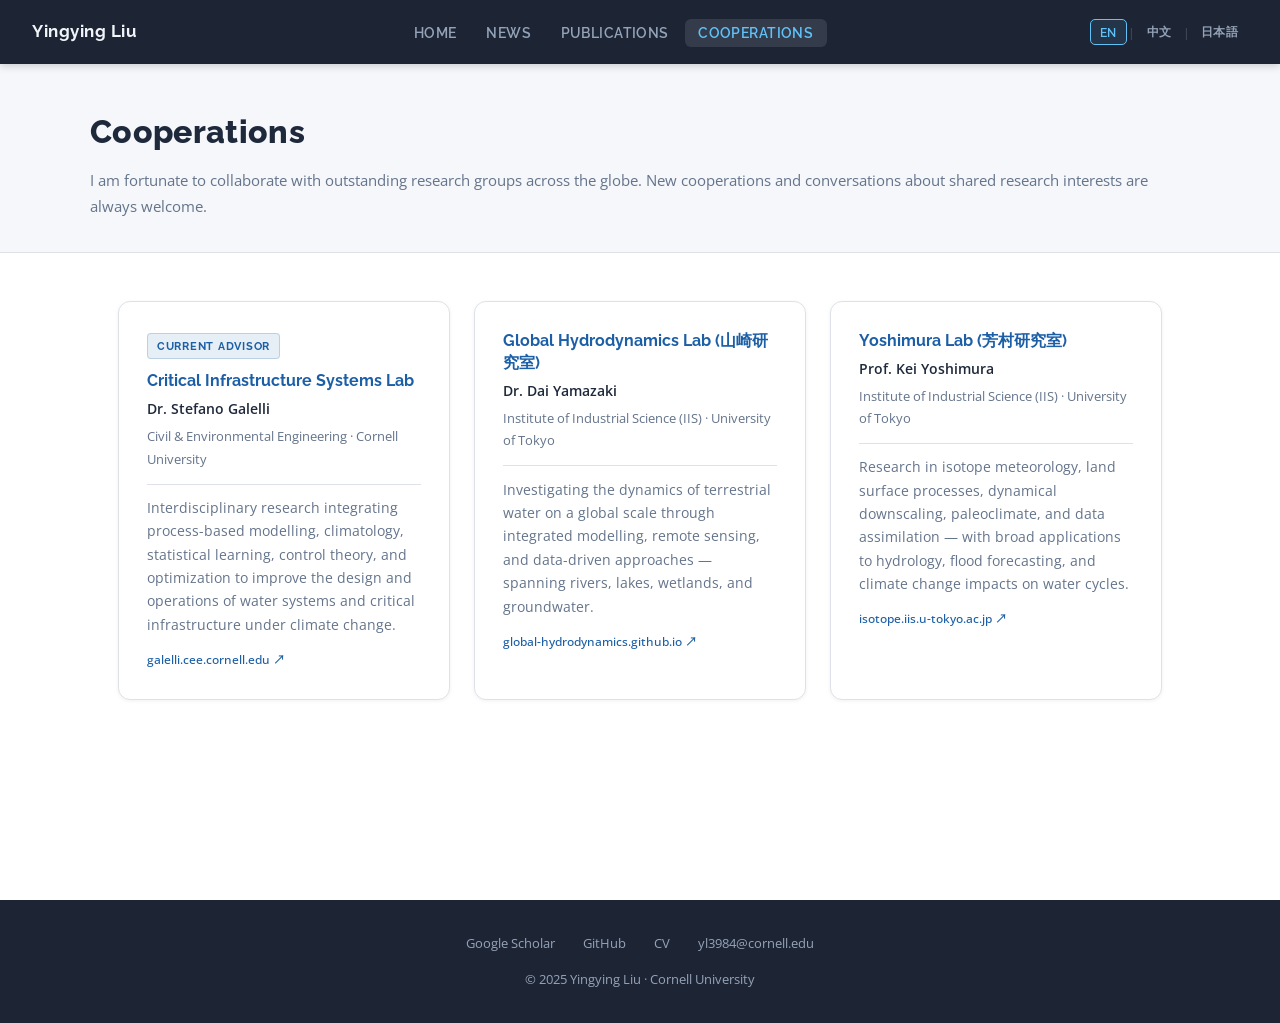
<file: cooperations.html>
<!DOCTYPE html>
<html lang="en" data-lang="en">
<head>
  <meta charset="UTF-8" />
  <meta name="viewport" content="width=device-width, initial-scale=1.0" />
  <title>Cooperations — Yingying Liu</title>
  <link rel="icon" type="image/png" href="images/favicon.png" />
  <link rel="stylesheet" href="assets/css/base.css" />
  <link rel="stylesheet" href="assets/css/cooperations.css" />
</head>
<body>

<nav class="navbar">
  <a class="nav-brand" href="index.html">Yingying Liu</a>
  <ul class="nav-links">
    <li><a href="index.html"><span class="lang-en">Home</span><span class="lang-zh">主页</span><span class="lang-ja">ホーム</span></a></li>
    <li><a href="news.html"><span class="lang-en">News</span><span class="lang-zh">动态</span><span class="lang-ja">ニュース</span></a></li>
    <li><a href="publications.html"><span class="lang-en">Publications</span><span class="lang-zh">论文</span><span class="lang-ja">論文</span></a></li>
    <li><a href="cooperations.html"><span class="lang-en">Cooperations</span><span class="lang-zh">合作</span><span class="lang-ja">共同研究</span></a></li>
  </ul>
  <div class="lang-switcher">
    <button class="lang-btn active" data-lang="en">EN</button>
    <span class="lang-sep">|</span>
    <button class="lang-btn" data-lang="zh">中文</button>
    <span class="lang-sep">|</span>
    <button class="lang-btn" data-lang="ja">日本語</button>
  </div>
  <button class="nav-toggle" aria-label="Toggle menu" aria-expanded="false">
    <span></span><span></span><span></span>
  </button>
</nav>

<div class="page-wrap">
  <div class="page-header">
    <h1><span class="lang-en">Cooperations</span><span class="lang-zh">合作伙伴</span><span class="lang-ja">共同研究</span></h1>
    <p>
      <span class="lang-en">I am fortunate to collaborate with outstanding research groups across the globe. New cooperations and conversations about shared research interests are always welcome.</span>
      <span class="lang-zh">我有幸与全球各地的优秀研究团队开展合作。热诚欢迎新的合作机会，随时欢迎围绕共同研究兴趣展开交流。</span>
      <span class="lang-ja">世界各地の優れた研究グループと協力できることを光栄に思います。共通の研究テーマについて、いつでもお気軽にご連絡ください。</span>
    </p>
  </div>

  <div class="container">
    <section>
      <div class="collab-grid">

        <!-- Galelli Lab, Cornell -->
        <a class="collab-card" href="https://galelli.cee.cornell.edu/" target="_blank" rel="noopener">
          <div class="collab-tag">
            <span class="lang-en">Current Advisor</span>
            <span class="lang-zh">现任导师</span>
            <span class="lang-ja">現在の指導教員</span>
          </div>
          <div class="collab-lab-name">Critical Infrastructure Systems Lab</div>
          <div class="collab-pi">Dr. Stefano Galelli</div>
          <div class="collab-affil">
            <span class="lang-en">Civil &amp; Environmental Engineering · Cornell University</span>
            <span class="lang-zh">土木与环境工程系 · 康奈尔大学</span>
            <span class="lang-ja">土木環境工学科 · コーネル大学</span>
          </div>
          <div class="collab-focus">
            <span class="lang-en">Interdisciplinary research integrating process-based modelling, climatology, statistical learning, control theory, and optimization to improve the design and operations of water systems and critical infrastructure under climate change.</span>
            <span class="lang-zh">融合过程模拟、气候学、统计学习、控制理论与优化方法，致力于在气候变化背景下改善水系统与关键基础设施的设计与运行。</span>
            <span class="lang-ja">プロセスモデリング、気候学、統計学習、制御理論、最適化を融合し、気候変動下での水システムおよびインフラの設計・運用改善を研究。</span>
          </div>
          <div class="collab-url">galelli.cee.cornell.edu ↗</div>
        </a>

        <!-- Yamazaki Lab, UTokyo -->
        <a class="collab-card" href="https://global-hydrodynamics.github.io/" target="_blank" rel="noopener">
          <div class="collab-lab-name">Global Hydrodynamics Lab (山崎研究室)</div>
          <div class="collab-pi">
            <span class="lang-en">Dr. Dai Yamazaki</span>
            <span class="lang-zh">山崎大 博士</span>
            <span class="lang-ja">山崎 大 博士</span>
          </div>
          <div class="collab-affil">
            <span class="lang-en">Institute of Industrial Science (IIS) · University of Tokyo</span>
            <span class="lang-zh">生产技术研究所（IIS） · 东京大学</span>
            <span class="lang-ja">生産技術研究所（IIS） · 東京大学</span>
          </div>
          <div class="collab-focus">
            <span class="lang-en">Investigating the dynamics of terrestrial water on a global scale through integrated modelling, remote sensing, and data-driven approaches — spanning rivers, lakes, wetlands, and groundwater.</span>
            <span class="lang-zh">通过综合模型、遥感及数据驱动方法，从全球尺度研究陆地水体动力学过程，涵盖河流、湖泊、湿地和地下水。</span>
            <span class="lang-ja">モデリング・リモートセンシング・データ駆動型手法を統合し、河川・湖沼・湿地・地下水を含む陸域水文動態をグローバルスケールで研究。</span>
          </div>
          <div class="collab-url">global-hydrodynamics.github.io ↗</div>
        </a>

        <!-- Yoshimura Lab, UTokyo -->
        <a class="collab-card" href="https://isotope.iis.u-tokyo.ac.jp/lab-members?lang=en" target="_blank" rel="noopener">
          <div class="collab-lab-name">Yoshimura Lab (芳村研究室)</div>
          <div class="collab-pi">
            <span class="lang-en">Prof. Kei Yoshimura</span>
            <span class="lang-zh">芳村圭 教授</span>
            <span class="lang-ja">芳村 圭 教授</span>
          </div>
          <div class="collab-affil">
            <span class="lang-en">Institute of Industrial Science (IIS) · University of Tokyo</span>
            <span class="lang-zh">生产技术研究所（IIS） · 东京大学</span>
            <span class="lang-ja">生産技術研究所（IIS） · 東京大学</span>
          </div>
          <div class="collab-focus">
            <span class="lang-en">Research in isotope meteorology, land surface processes, dynamical downscaling, paleoclimate, and data assimilation — with broad applications to hydrology, flood forecasting, and climate change impacts on water cycles.</span>
            <span class="lang-zh">聚焦同位素气象学、陆面过程、动力降尺度、古气候与数据同化等领域，广泛应用于水文学、洪水预报及气候变化对水循环的影响研究。</span>
            <span class="lang-ja">同位体気象学・陸面過程・ダイナミカルダウンスケーリング・古気候・データ同化の研究。水文学・洪水予測・気候変動と水循環への影響に幅広く応用。</span>
          </div>
          <div class="collab-url">isotope.iis.u-tokyo.ac.jp ↗</div>
        </a>

      </div>
    </section>
  </div>
</div>

<footer>
  <div class="footer-links">
    <a href="https://scholar.google.com/citations?user=myQ_Gn8AAAAJ&hl=en" target="_blank" rel="noopener">Google Scholar</a>
    <a href="https://github.com/yingyingtokyo" target="_blank" rel="noopener">GitHub</a>
    <a href="images/CV.pdf" target="_blank" rel="noopener">CV</a>
    <a href="mailto:yl3984@cornell.edu">yl3984@cornell.edu</a>
  </div>
  <div>
    <span class="lang-en">© 2025 Yingying Liu · Cornell University</span>
    <span class="lang-zh">© 2025 柳莹莹 · 康奈尔大学</span>
    <span class="lang-ja">© 2025 柳莹莹 · コーネル大学</span>
  </div>
</footer>

<script src="assets/js/main.js"></script>
</body>
</html>
</file>
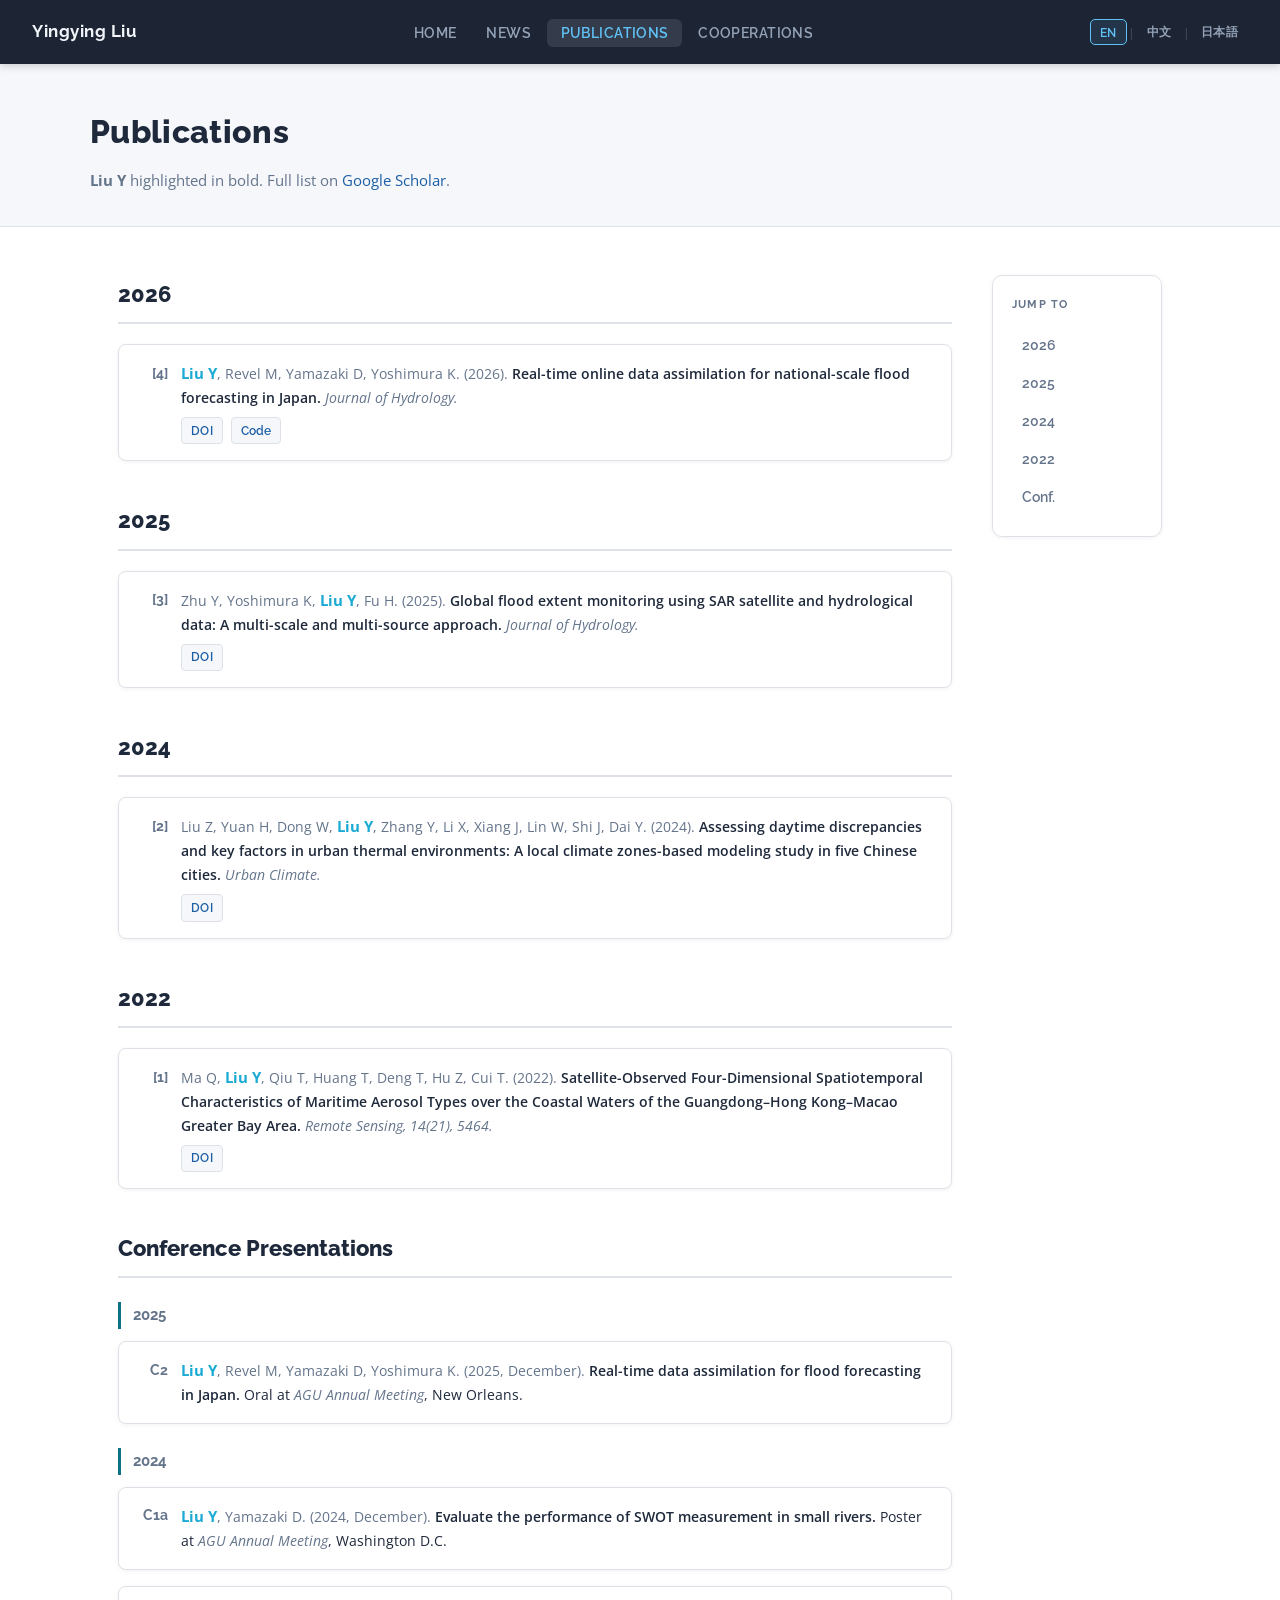
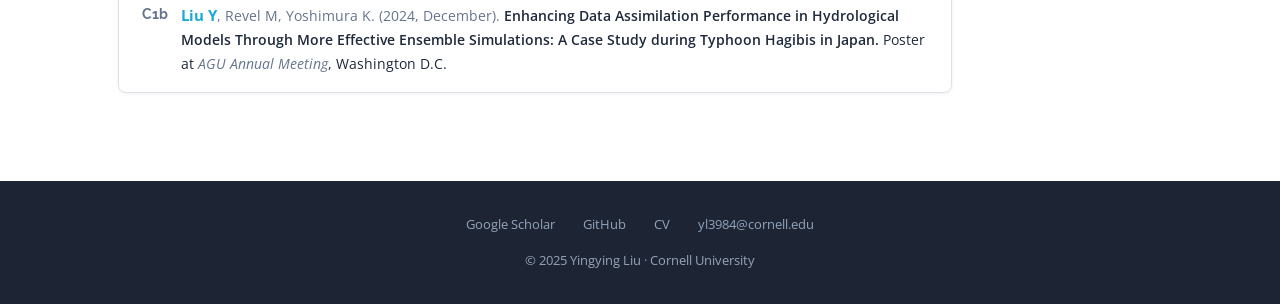
<file: publications.html>
<!DOCTYPE html>
<html lang="en" data-lang="en">
<head>
  <meta charset="UTF-8" />
  <meta name="viewport" content="width=device-width, initial-scale=1.0" />
  <title>Publications — Yingying Liu</title>
  <link rel="icon" type="image/png" href="images/favicon.png" />
  <link rel="stylesheet" href="assets/css/base.css" />
  <link rel="stylesheet" href="assets/css/publications.css" />
</head>
<body>

<nav class="navbar">
  <a class="nav-brand" href="index.html">Yingying Liu</a>
  <ul class="nav-links">
    <li><a href="index.html"><span class="lang-en">Home</span><span class="lang-zh">主页</span><span class="lang-ja">ホーム</span></a></li>
    <li><a href="news.html"><span class="lang-en">News</span><span class="lang-zh">动态</span><span class="lang-ja">ニュース</span></a></li>
    <li><a href="publications.html"><span class="lang-en">Publications</span><span class="lang-zh">论文</span><span class="lang-ja">論文</span></a></li>
    <li><a href="cooperations.html"><span class="lang-en">Cooperations</span><span class="lang-zh">合作</span><span class="lang-ja">共同研究</span></a></li>
  </ul>
  <div class="lang-switcher">
    <button class="lang-btn active" data-lang="en">EN</button>
    <span class="lang-sep">|</span>
    <button class="lang-btn" data-lang="zh">中文</button>
    <span class="lang-sep">|</span>
    <button class="lang-btn" data-lang="ja">日本語</button>
  </div>
  <button class="nav-toggle" aria-label="Toggle menu" aria-expanded="false">
    <span></span><span></span><span></span>
  </button>
</nav>

<div class="page-wrap">
  <div class="page-header">
    <h1><span class="lang-en">Publications</span><span class="lang-zh">学术论文</span><span class="lang-ja">論文リスト</span></h1>
    <p>
      <span class="lang-en"><strong>Liu Y</strong> highlighted in bold. Full list on </span>
      <span class="lang-zh"><strong>Liu Y</strong> 加粗标注。完整列表见 </span>
      <span class="lang-ja"><strong>Liu Y</strong> 太字。全リストは </span>
      <a href="https://scholar.google.com/citations?user=myQ_Gn8AAAAJ&hl=en" target="_blank" rel="noopener">Google Scholar</a>.
    </p>
  </div>

  <div class="container">
    <section>
      <div class="pub-layout">

        <div>
          <!-- 2026 -->
          <div class="pub-year-section" id="year-2026">
            <div class="pub-year-heading">2026</div>
            <ul class="pub-list">
              <li class="pub-item">
                <span class="pub-num">[4]</span>
                <div class="pub-body">
                  <span class="pub-authors"><strong>Liu Y</strong>, Revel M, Yamazaki D, Yoshimura K. (2026). </span>
                  <a class="pub-title" href="https://www.sciencedirect.com/science/article/pii/S0022169426007778" target="_blank" rel="noopener">Real-time online data assimilation for national-scale flood forecasting in Japan.</a>
                  <span class="pub-venue"> Journal of Hydrology.</span>
                  <div class="pub-links">
                    <a class="pub-link" href="https://doi.org/10.1016/j.jhydrol.2026.135680" target="_blank" rel="noopener">DOI</a>
                    <a class="pub-link" href="https://github.com/yingyingtokyo/DA_TEjapan" target="_blank" rel="noopener">Code</a>
                  </div>
                </div>
              </li>
            </ul>
          </div>

          <!-- 2025 -->
          <div class="pub-year-section" id="year-2025">
            <div class="pub-year-heading">2025</div>
            <ul class="pub-list">
              <li class="pub-item">
                <span class="pub-num">[3]</span>
                <div class="pub-body">
                  <span class="pub-authors">Zhu Y, Yoshimura K, <strong>Liu Y</strong>, Fu H. (2025). </span>
                  <a class="pub-title" href="https://www.sciencedirect.com/science/article/abs/pii/S002216942501412X" target="_blank" rel="noopener">Global flood extent monitoring using SAR satellite and hydrological data: A multi-scale and multi-source approach.</a>
                  <span class="pub-venue"> Journal of Hydrology.</span>
                  <div class="pub-links">
                    <a class="pub-link" href="https://doi.org/10.1016/j.jhydrol.2025.134074" target="_blank" rel="noopener">DOI</a>
                  </div>
                </div>
              </li>
            </ul>
          </div>

          <!-- 2024 -->
          <div class="pub-year-section" id="year-2024">
            <div class="pub-year-heading">2024</div>
            <ul class="pub-list">
              <li class="pub-item">
                <span class="pub-num">[2]</span>
                <div class="pub-body">
                  <span class="pub-authors">Liu Z, Yuan H, Dong W, <strong>Liu Y</strong>, Zhang Y, Li X, Xiang J, Lin W, Shi J, Dai Y. (2024). </span>
                  <a class="pub-title" href="https://www.sciencedirect.com/science/article/abs/pii/S2212095524001895" target="_blank" rel="noopener">Assessing daytime discrepancies and key factors in urban thermal environments: A local climate zones-based modeling study in five Chinese cities.</a>
                  <span class="pub-venue"> Urban Climate.</span>
                  <div class="pub-links">
                    <a class="pub-link" href="https://doi.org/10.1016/j.uclim.2024.101993" target="_blank" rel="noopener">DOI</a>
                  </div>
                </div>
              </li>
            </ul>
          </div>

          <!-- 2022 -->
          <div class="pub-year-section" id="year-2022">
            <div class="pub-year-heading">2022</div>
            <ul class="pub-list">
              <li class="pub-item">
                <span class="pub-num">[1]</span>
                <div class="pub-body">
                  <span class="pub-authors">Ma Q, <strong>Liu Y</strong>, Qiu T, Huang T, Deng T, Hu Z, Cui T. (2022). </span>
                  <a class="pub-title" href="https://www.mdpi.com/2072-4292/14/21/5464" target="_blank" rel="noopener">Satellite-Observed Four-Dimensional Spatiotemporal Characteristics of Maritime Aerosol Types over the Coastal Waters of the Guangdong–Hong Kong–Macao Greater Bay Area.</a>
                  <span class="pub-venue"> Remote Sensing, 14(21), 5464.</span>
                  <div class="pub-links">
                    <a class="pub-link" href="https://doi.org/10.3390/rs14215464" target="_blank" rel="noopener">DOI</a>
                  </div>
                </div>
              </li>
            </ul>
          </div>

          <!-- Conference Presentations -->
          <div class="pub-year-section" id="year-conf">
            <div class="pub-year-heading">
              <span class="lang-en">Conference Presentations</span>
              <span class="lang-zh">学术会议报告</span>
              <span class="lang-ja">学会発表</span>
            </div>
            <div class="pub-section-divider">2025</div>
            <ul class="pub-list">
              <li class="pub-item">
                <span class="pub-num">C2</span>
                <div class="pub-body">
                  <span class="pub-authors"><strong>Liu Y</strong>, Revel M, Yamazaki D, Yoshimura K. (2025, December). </span>
                  <span class="pub-title">Real-time data assimilation for flood forecasting in Japan.</span>
                  <span class="lang-en"> Oral at <span class="pub-venue">AGU Annual Meeting</span>, New Orleans.</span>
                  <span class="lang-zh"> 口头报告，<span class="pub-venue">AGU年会</span>，美国新奥尔良。</span>
                  <span class="lang-ja"> 口頭発表，<span class="pub-venue">AGU年次大会</span>，米国ニューオーリンズ。</span>
                </div>
              </li>
            </ul>
            <div class="pub-section-divider">2024</div>
            <ul class="pub-list">
              <li class="pub-item">
                <span class="pub-num">C1a</span>
                <div class="pub-body">
                  <span class="pub-authors"><strong>Liu Y</strong>, Yamazaki D. (2024, December). </span>
                  <span class="pub-title">Evaluate the performance of SWOT measurement in small rivers.</span>
                  <span class="lang-en"> Poster at <span class="pub-venue">AGU Annual Meeting</span>, Washington D.C.</span>
                  <span class="lang-zh"> 墙报，<span class="pub-venue">AGU年会</span>，华盛顿特区。</span>
                  <span class="lang-ja"> ポスター，<span class="pub-venue">AGU年次大会</span>，ワシントンD.C.。</span>
                </div>
              </li>
              <li class="pub-item">
                <span class="pub-num">C1b</span>
                <div class="pub-body">
                  <span class="pub-authors"><strong>Liu Y</strong>, Revel M, Yoshimura K. (2024, December). </span>
                  <span class="pub-title">Enhancing Data Assimilation Performance in Hydrological Models Through More Effective Ensemble Simulations: A Case Study during Typhoon Hagibis in Japan.</span>
                  <span class="lang-en"> Poster at <span class="pub-venue">AGU Annual Meeting</span>, Washington D.C.</span>
                  <span class="lang-zh"> 墙报，<span class="pub-venue">AGU年会</span>，华盛顿特区。</span>
                  <span class="lang-ja"> ポスター，<span class="pub-venue">AGU年次大会</span>，ワシントンD.C.。</span>
                </div>
              </li>
            </ul>
          </div>
        </div>

        <!-- Year jump nav -->
        <aside class="year-nav">
          <div class="year-nav-title">
            <span class="lang-en">Jump to</span>
            <span class="lang-zh">跳转</span>
            <span class="lang-ja">移動</span>
          </div>
          <a href="#year-2026">2026</a>
          <a href="#year-2025">2025</a>
          <a href="#year-2024">2024</a>
          <a href="#year-2022">2022</a>
          <a href="#year-conf"><span class="lang-en">Conf.</span><span class="lang-zh">会议</span><span class="lang-ja">学会</span></a>
        </aside>

      </div>
    </section>
  </div>
</div>

<footer>
  <div class="footer-links">
    <a href="https://scholar.google.com/citations?user=myQ_Gn8AAAAJ&hl=en" target="_blank" rel="noopener">Google Scholar</a>
    <a href="https://github.com/yingyingtokyo" target="_blank" rel="noopener">GitHub</a>
    <a href="images/CV.pdf" target="_blank" rel="noopener">CV</a>
    <a href="mailto:yl3984@cornell.edu">yl3984@cornell.edu</a>
  </div>
  <div>
    <span class="lang-en">© 2025 Yingying Liu · Cornell University</span>
    <span class="lang-zh">© 2025 柳莹莹 · 康奈尔大学</span>
    <span class="lang-ja">© 2025 柳莹莹 · コーネル大学</span>
  </div>
</footer>

<script src="assets/js/main.js"></script>
</body>
</html>
</file>
<file: assets/css/base.css>
/* ============================================================
   Base — shared across all pages
   White theme · Raleway + Open Sans · Dark navbar/footer
   ============================================================ */
@import url('https://fonts.googleapis.com/css2?family=Raleway:wght@400;500;600;700;800&family=Open+Sans:ital,wght@0,300;0,400;0,500;0,600;1,400&family=Noto+Sans+SC:wght@300;400;500;700&family=Noto+Sans+JP:wght@300;400;500;700&display=swap');

*, *::before, *::after { box-sizing: border-box; margin: 0; padding: 0; }

:root {
  --bg:          #ffffff;
  --bg-panel:    #f5f7fa;
  --bg-card:     #ffffff;
  --border:      #dee2e8;
  --shadow-sm:   0 1px 4px rgba(0,0,0,0.06);
  --shadow:      0 4px 18px rgba(0,0,0,0.10);
  --text:        #1e293b;
  --text-muted:  #64748b;
  --accent:      #1c5fa6;
  --accent2:     #0b7285;
  --link:        #1c5fa6;
  --nav-bg:      #1d2535;
  --nav-h:       64px;
  --radius:      10px;
}

html { scroll-behavior: smooth; }
body {
  background: var(--bg);
  color: var(--text);
  font-family: 'Open Sans', 'Noto Sans SC', 'Noto Sans JP', sans-serif;
  font-size: 16px;
  line-height: 1.75;
  min-height: 100vh;
}
[data-lang="zh"] body { font-family: 'Noto Sans SC', 'Open Sans', sans-serif; }
[data-lang="ja"] body { font-family: 'Noto Sans JP', 'Open Sans', sans-serif; }

h1, h2, h3, h4, .nav-brand, .section-title, .hero-content h1 {
  font-family: 'Raleway', 'Noto Sans SC', 'Noto Sans JP', sans-serif;
  letter-spacing: 0.01em;
}

a { color: var(--link); text-decoration: none; }
a:hover { color: var(--accent); text-decoration: underline; }
img { max-width: 100%; border-radius: 6px; display: block; }

/* ── Language visibility ────────────────────────────────── */
[data-lang="en"] .lang-zh, [data-lang="en"] .lang-ja,
[data-lang="zh"] .lang-en, [data-lang="zh"] .lang-ja,
[data-lang="ja"] .lang-en, [data-lang="ja"] .lang-zh { display: none; }

.always-all-langs .lang-en,
.always-all-langs .lang-zh,
.always-all-langs .lang-ja { display: block !important; }

/* ── Navbar ─────────────────────────────────────────────── */
.navbar {
  position: fixed;
  top: 0; left: 0; right: 0;
  height: var(--nav-h);
  background: var(--nav-bg);
  z-index: 1000;
  display: flex;
  align-items: center;
  padding: 0 2rem;
  gap: 1.5rem;
  box-shadow: 0 2px 8px rgba(0,0,0,0.18);
}

.nav-brand {
  font-size: 1.05rem;
  font-weight: 700;
  color: #f1f5f9;
  white-space: nowrap;
  text-decoration: none;
  letter-spacing: 0.03em;
}
.nav-brand:hover { color: #fff; text-decoration: none; }

.nav-links {
  display: flex;
  gap: 0.15rem;
  list-style: none;
  flex: 1;
  justify-content: center;
}
.nav-links a {
  color: #94a3b8;
  font-size: 0.88rem;
  font-weight: 600;
  letter-spacing: 0.03em;
  text-transform: uppercase;
  padding: 0.4rem 0.85rem;
  border-radius: 6px;
  transition: background 0.18s, color 0.18s;
  text-decoration: none;
  font-family: 'Raleway', sans-serif;
}
.nav-links a:hover,
.nav-links a.active { color: #fff; background: rgba(255,255,255,0.1); text-decoration: none; }
.nav-links a.active { color: #60c2f7; }

.lang-switcher {
  display: flex;
  gap: 0.1rem;
  align-items: center;
  flex-shrink: 0;
}
.lang-btn {
  background: none;
  border: 1px solid transparent;
  color: #94a3b8;
  font-size: 0.78rem;
  font-weight: 600;
  padding: 0.3rem 0.55rem;
  border-radius: 5px;
  cursor: pointer;
  transition: all 0.15s;
  font-family: 'Raleway', sans-serif;
  letter-spacing: 0.03em;
}
.lang-btn:hover { color: #f1f5f9; border-color: rgba(255,255,255,0.25); }
.lang-btn.active { color: #60c2f7; border-color: #60c2f7; background: rgba(96,194,247,0.1); }
.lang-sep { color: rgba(255,255,255,0.2); font-size: 0.75rem; }

.nav-toggle {
  display: none;
  background: none;
  border: none;
  color: #f1f5f9;
  cursor: pointer;
  padding: 0.4rem;
  margin-left: auto;
  flex-direction: column;
  gap: 5px;
}
.nav-toggle span {
  display: block;
  width: 22px; height: 2px;
  background: currentColor;
  border-radius: 2px;
  transition: all 0.25s;
}

/* ── Page wrapper ───────────────────────────────────────── */
.page-wrap { padding-top: var(--nav-h); min-height: 100vh; }

/* ── Container ──────────────────────────────────────────── */
.container { max-width: 1100px; margin: 0 auto; padding: 0 1.75rem; }
section { padding: 3rem 0; }

/* ── Section title ──────────────────────────────────────── */
.section-title {
  font-size: 1.5rem;
  font-weight: 700;
  color: var(--text);
  margin-bottom: 1.75rem;
  padding-bottom: 0.6rem;
  border-bottom: 2px solid var(--accent);
  display: inline-block;
}

/* ── Page header (inner pages) ──────────────────────────── */
.page-header {
  background: var(--bg-panel);
  border-bottom: 1px solid var(--border);
  padding: 2.5rem 1.75rem 2rem;
}
.page-header h1 {
  font-size: 2rem;
  font-weight: 800;
  color: var(--text);
  max-width: 1100px;
  margin: 0 auto;
}
.page-header p {
  font-size: 0.95rem;
  color: var(--text-muted);
  max-width: 1100px;
  margin: 0.5rem auto 0;
  line-height: 1.7;
}

/* ── Footer ─────────────────────────────────────────────── */
footer {
  background: var(--nav-bg);
  color: #94a3b8;
  padding: 2rem 1.75rem;
  text-align: center;
  font-size: 0.83rem;
}
footer a { color: #94a3b8; text-decoration: none; }
footer a:hover { color: #f1f5f9; }
.footer-links {
  display: flex;
  justify-content: center;
  gap: 1.75rem;
  margin-bottom: 0.8rem;
  flex-wrap: wrap;
}

/* ── Responsive ─────────────────────────────────────────── */
@media (max-width: 768px) {
  .navbar { padding: 0 1rem; }
  .nav-links {
    display: none;
    flex-direction: column;
    position: absolute;
    top: var(--nav-h);
    left: 0; right: 0;
    background: var(--nav-bg);
    padding: 0.75rem 1rem;
    border-bottom: 1px solid rgba(255,255,255,0.08);
  }
  .nav-links.open { display: flex; }
  .nav-links li { width: 100%; }
  .nav-links a { display: block; padding: 0.55rem 1rem; }
  .nav-toggle { display: flex; }
}
@media (max-width: 480px) {
  body { font-size: 15px; }
  .container { padding: 0 1rem; }
  section { padding: 2rem 0; }
}
</file>
<file: assets/css/cooperations.css>
/* ============================================================
   Cooperations page styles
   ============================================================ */

.collab-intro {
  font-size: 0.98rem;
  color: var(--text-muted);
  max-width: 740px;
  margin-bottom: 2.5rem;
  line-height: 1.8;
}

.collab-grid {
  display: grid;
  grid-template-columns: repeat(auto-fill, minmax(300px, 1fr));
  gap: 1.5rem;
}

.collab-card {
  background: var(--bg-card);
  border: 1px solid var(--border);
  border-radius: 12px;
  padding: 1.75rem;
  box-shadow: var(--shadow-sm);
  transition: box-shadow 0.2s, border-color 0.2s, transform 0.2s;
  text-decoration: none;
  display: block;
  color: inherit;
}
.collab-card:hover {
  border-color: var(--accent);
  box-shadow: var(--shadow);
  transform: translateY(-3px);
  text-decoration: none;
  color: inherit;
}

.collab-tag {
  display: inline-block;
  font-size: 0.68rem;
  font-weight: 700;
  letter-spacing: 0.07em;
  text-transform: uppercase;
  background: rgba(28,95,166,0.1);
  color: var(--accent);
  border: 1px solid rgba(28,95,166,0.22);
  padding: 0.15rem 0.55rem;
  border-radius: 4px;
  margin-bottom: 0.7rem;
  font-family: 'Raleway', sans-serif;
}

.collab-lab-name {
  font-size: 1rem;
  font-weight: 700;
  color: var(--accent);
  margin-bottom: 0.3rem;
  line-height: 1.4;
  font-family: 'Raleway', sans-serif;
}

.collab-pi {
  font-size: 0.88rem;
  font-weight: 600;
  color: var(--text);
  margin-bottom: 0.2rem;
}

.collab-affil {
  font-size: 0.8rem;
  color: var(--text-muted);
  margin-bottom: 0.85rem;
}

.collab-focus {
  font-size: 0.86rem;
  color: var(--text-muted);
  line-height: 1.7;
  margin-bottom: 0.8rem;
  border-top: 1px solid var(--border);
  padding-top: 0.7rem;
  overflow-wrap: break-word;
}

.collab-url {
  font-size: 0.78rem;
  color: var(--link);
  font-weight: 500;
}

/* ── Responsive ─────────────────────────────────────────── */
@media (max-width: 640px) {
  .collab-grid { grid-template-columns: 1fr; }
}
</file>
<file: assets/css/publications.css>
/* ============================================================
   Publications page styles
   ============================================================ */

.pub-layout {
  display: grid;
  grid-template-columns: 1fr 170px;
  gap: 2.5rem;
  align-items: start;
}

/* ── Year jump nav ──────────────────────────────────────── */
.year-nav {
  position: sticky;
  top: calc(var(--nav-h) + 1.5rem);
  background: var(--bg-card);
  border: 1px solid var(--border);
  border-radius: var(--radius);
  padding: 1.2rem;
  box-shadow: var(--shadow-sm);
}
.year-nav-title {
  font-size: 0.7rem;
  font-weight: 700;
  letter-spacing: 0.1em;
  text-transform: uppercase;
  color: var(--text-muted);
  margin-bottom: 0.75rem;
  font-family: 'Raleway', sans-serif;
}
.year-nav a {
  display: block;
  color: var(--text-muted);
  font-size: 0.9rem;
  font-weight: 600;
  padding: 0.35rem 0.6rem;
  border-radius: 6px;
  transition: all 0.15s;
  text-decoration: none;
  margin-bottom: 0.1rem;
  font-family: 'Raleway', sans-serif;
}
.year-nav a:hover { background: var(--bg-panel); color: var(--text); text-decoration: none; }

/* ── Year section ────────────────────────────────────────── */
.pub-year-section { margin-bottom: 2.5rem; }
.pub-year-heading {
  font-size: 1.4rem;
  font-weight: 800;
  color: var(--text);
  padding-bottom: 0.5rem;
  margin-bottom: 1.25rem;
  border-bottom: 2px solid var(--border);
  font-family: 'Raleway', sans-serif;
}

/* ── Publication list ────────────────────────────────────── */
.pub-list { list-style: none; display: flex; flex-direction: column; gap: 1rem; }
.pub-item {
  display: flex;
  gap: 0.85rem;
  font-size: 0.88rem;
  line-height: 1.7;
  padding: 1rem 1.25rem;
  background: var(--bg-card);
  border: 1px solid var(--border);
  border-radius: 8px;
  box-shadow: var(--shadow-sm);
  transition: box-shadow 0.18s, border-color 0.18s;
  overflow-wrap: break-word;
  word-wrap: break-word;
}
.pub-item:hover { box-shadow: var(--shadow); border-color: #b8c4d0; }
.pub-num {
  color: var(--text-muted);
  font-weight: 700;
  flex-shrink: 0;
  min-width: 1.8rem;
  text-align: right;
  padding-top: 0.05rem;
  font-family: 'Raleway', sans-serif;
  font-size: 0.85rem;
}
.pub-body { flex: 1; min-width: 0; }
.pub-authors { color: var(--text-muted); }
.pub-authors strong { color: #1aaad4; font-weight: 700; font-size: 1.05em; }
.pub-title { font-weight: 600; color: var(--text); text-decoration: none; }
.pub-title:hover { color: var(--accent); text-decoration: underline; }
.pub-venue { font-style: italic; color: var(--text-muted); }
.pub-links { margin-top: 0.45rem; display: flex; gap: 0.5rem; flex-wrap: wrap; }
.pub-link {
  font-size: 0.75rem;
  font-weight: 600;
  color: var(--link);
  background: var(--bg-panel);
  border: 1px solid var(--border);
  padding: 0.15rem 0.55rem;
  border-radius: 4px;
  text-decoration: none;
  transition: all 0.15s;
  font-family: 'Raleway', sans-serif;
  letter-spacing: 0.02em;
}
.pub-link:hover { border-color: var(--accent); color: var(--accent); background: rgba(28,95,166,0.07); text-decoration: none; }

.pub-section-divider {
  font-size: 0.95rem;
  font-weight: 700;
  color: var(--text-muted);
  margin: 1.5rem 0 0.75rem;
  padding-left: 0.75rem;
  border-left: 3px solid var(--accent2);
  font-family: 'Raleway', sans-serif;
}

/* ── Responsive ─────────────────────────────────────────── */
@media (max-width: 768px) {
  .pub-layout { grid-template-columns: 1fr; }
  .year-nav {
    position: static;
    display: flex;
    gap: 0.4rem;
    flex-wrap: wrap;
    padding: 0.85rem;
    margin-bottom: 0.5rem;
  }
  .year-nav-title { width: 100%; }
  .year-nav a { padding: 0.3rem 0.75rem; }
}
</file>
